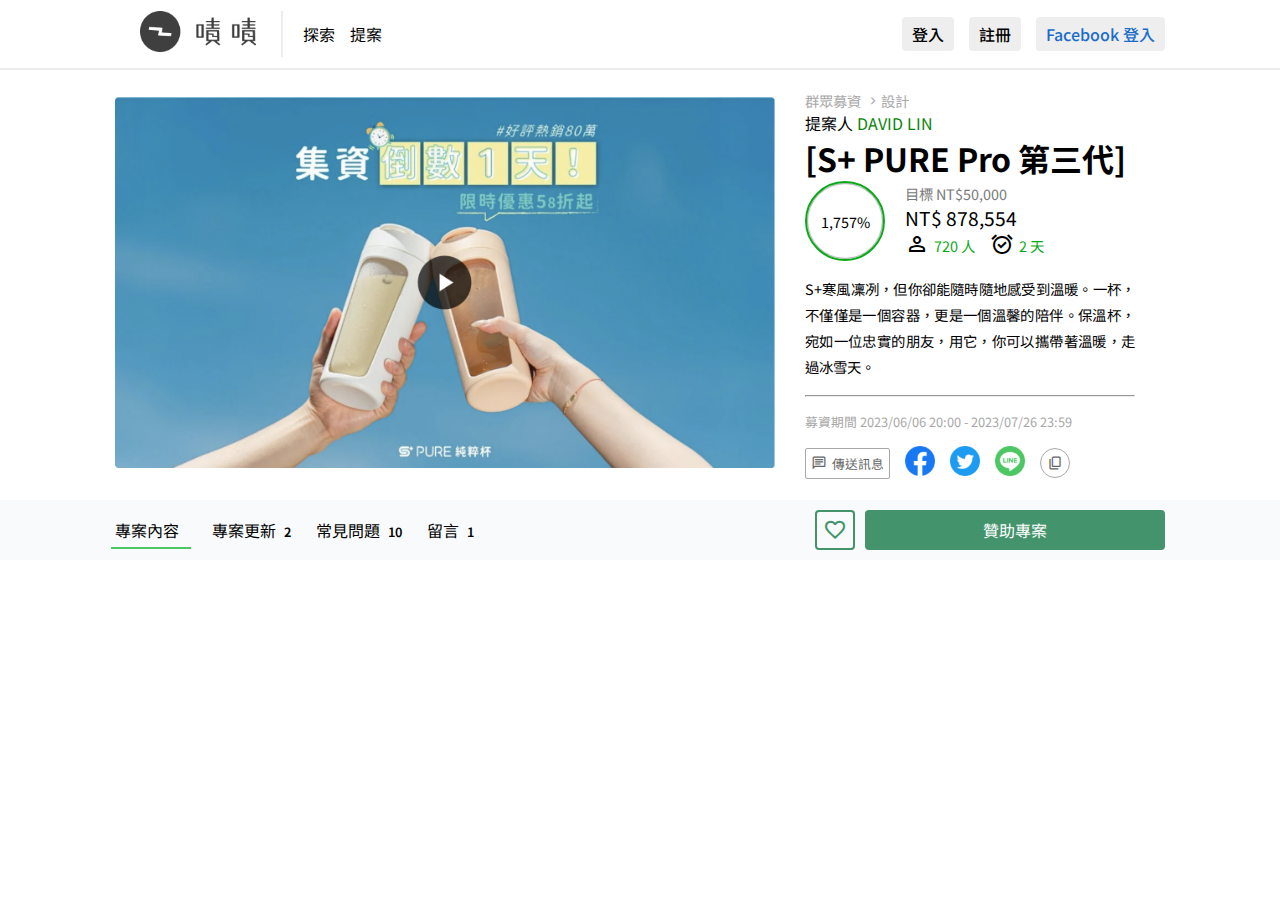
<file: zeczec/index.html>
<!DOCTYPE html>
<html lang="en">
<head>
    <meta charset="UTF-8">
    <meta name="viewport" content="width=device-width, initial-scale=1.0">
    <title>ZECZEC</title>
    <link rel="preconnect" href="https://fonts.googleapis.com">
    <link rel="preconnect" href="https://fonts.gstatic.com" crossorigin>
    <link
        href="https://fonts.googleapis.com/css2?family=Noto+Sans+TC:wght@100;200;300;400;500;600;700;800;900&display=swap"
        rel="stylesheet">
    <link rel="stylesheet"
        href="https://fonts.googleapis.com/css2?family=Material+Symbols+Outlined:opsz,wght,FILL,GRAD@24,400,0,0" />
    <link rel="stylesheet"
        href="https://fonts.googleapis.com/css2?family=Material+Symbols+Outlined:opsz,wght,FILL,GRAD@20..48,100..700,0..1,-50..200" />
    <link rel="stylesheet" href="assets/css/reset.css">
    <link rel="stylesheet" href="assets/css/main.css">
</head>
<body>
    <div class="header">
        <div class="container">
            <div class="header-wrap">
                <div class="header-logo">
                    <img src="assets/images/logo.png" alt="">
                </div>
                <div class="header-menu">
                    <div class="header-menu-item">
                        <ul>
                            <li>
                                <a href="#">探索</a>
                            </li>
                            <li>
                                <a href="#">提案</a>
                            </li>
                        </ul>
                    </div>
                    <div class="header-menu-button">
                        <div class="menu-button-wrap">
                            <a href="#">登入</a>
                            <a href="#">註冊</a>
                            <a href="#" class="active">Facebook 登入</a>
                        </div>
                    </div>
                </div>
            </div>
        </div>
    </div>
    <div class="proudct-information">
        <div class="container">
            <div class="product-information-wrap">
                <div class="product-information-video">
                    <img src="assets/images/banner.png" alt="">
                </div>
                <div class="product-information-text">
                    <ul class="category-nav">
                        <li>
                            <a href="#">群眾募資</a>
                        </li>
                        <li>
                            <a href="#">設計</a>
                        </li>
                    </ul>
                    <div>
                        <span>提案人</span>
                        <span class="author-name">DAVID LIN</span>
                    </div>
                    <h1 class="product-name">[S+ PURE Pro 第三代]</h1>
                    <div class="project-process">
                        <div>
                            <div class="goal-percentage">1,757%</div>
                        </div>
                        <div class="process-info">
                            <div class="project-goal">目標 NT$50,000</div>
                            <div class="project-current">NT$ 878,554</div>
                            <div class="project-count">
                                <div class="project-count-item">
                                    <span>
                                        <span class="material-symbols-outlined">person</span>
                                    </span>
                                    <span>720 人</span>
                                </div>
                                <div class="project-count-item">
                                    <span>
                                        <span class="material-symbols-outlined">alarm_on</span>
                                    </span>
                                    <span>2 天</span>
                                </div>
                            </div>
                        </div>
                    </div>
                    <div class="project-description">
                        S+寒風凜冽，但你卻能隨時隨地感受到溫暖。一杯，不僅僅是一個容器，更是一個溫馨的陪伴。保溫杯，宛如一位忠實的朋友，用它，你可以攜帶著溫暖，走過冰雪天。
                    </div>
                    <hr class="line">
                    <div class="project-run-range">
                        募資期間 2023/06/06 20:00 - 2023/07/26 23:59
                    </div>
                    <div class="share-item">
                        <span>
                            <a href="#" class="send-message">
                                <span class="material-symbols-outlined">chat</span>
                                <span>傳送訊息</span>
                            </a>
                        </span>
                        <span>
                            <a href="#">
                                <img src="assets/images/facebook.png" alt="">
                            </a>
                        </span>
                        <span>
                            <a href="#">
                                <img src="assets/images/twitter.png" alt="">
                            </a>
                        </span>
                        <span>
                            <a href="#">
                                <img src="assets/images/line.png" alt="">
                            </a>
                        </span>
                        <span>
                            <a href="#" class="copy-icon">
                                <span class="material-symbols-outlined">content_copy</span>
                            </a>
                        </span>
                    </div>
                </div>
            </div>
        </div>
    </div>
    <div class="main-nav-block">
        <div class="container">
            <div class="main-nav-wrap">
                <div class="page-tab">
                    <ul class="tabs">
                        <li class="active">
                            <a href="#">專案內容</a>
                        </li>
                        <li>
                            <a href="#" data-count="2">專案更新</a>
                        </li>
                        <li>
                            <a href="#" data-count="10">常見問題</a>
                        </li>
                        <li>
                            <a href="#" data-count="1">留言</a>
                        </li>
                    </ul>
                </div>
                <div class="donate-wrap">
                    <a href="#" class="like-btn">
                        <span class="material-symbols-outlined">
                            favorite
                        </span>
                    </a>
                    <a href="#" class="donate-btn">贊助專案</a>
                </div>
            </div>
        </div>
    </div>
</body>

<script>
    let tabs = document.querySelector('.tabs');
    tabs.addEventListener('click', (e) => {
        e.preventDefault();
        let el = e.target;

        if (el.tagName == 'A') {
            el = el.parentNode;
        }

        if (el.tagName == 'LI') {
            resetTabsActive();
            el.classList.add('active')
        }
    });

    function resetTabsActive() {
        let items = tabs.querySelectorAll('li');
        items.forEach(el => {
            el.classList.remove('active');
        })
    }
</script>
</html>
</file>
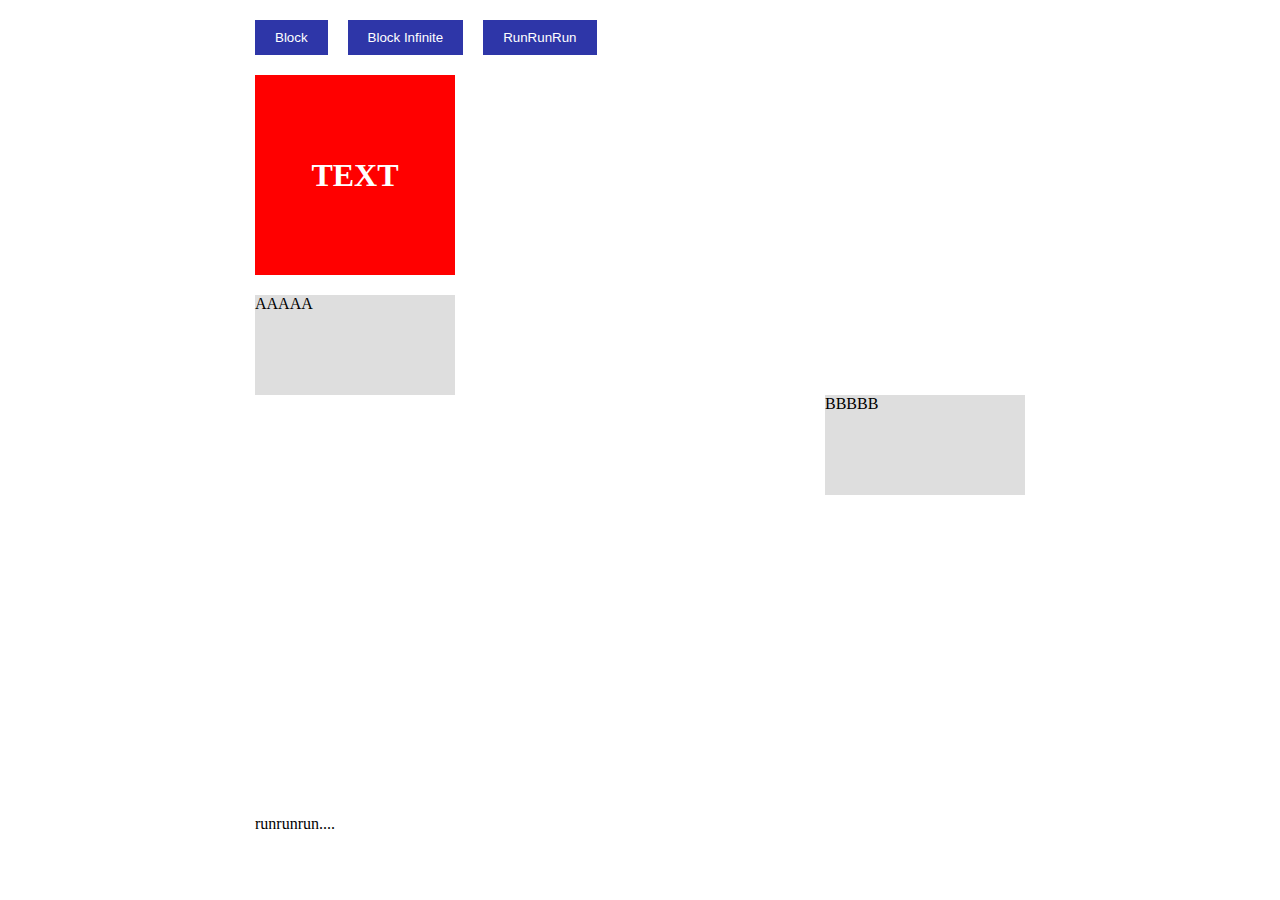
<file: animation.html>
<!DOCTYPE html>
<html lang="en">

<head>
    <meta charset="UTF-8">
    <meta http-equiv="X-UA-Compatible" content="IE=edge">
    <meta name="viewport" content="width=device-width, initial-scale=1.0">
    <title>Animation</title>
    <link rel="stylesheet" href="assets/css/reset.css">
    <link rel="stylesheet" href="assets/css/animation.css">
</head>

<body>
    <div class="container">
        <div class="fn">
            <button onclick="toggleBlock()">Block</button>
            <button onclick="toggleBlock('infinite')">Block Infinite</button>
            <button onclick="toggleRun()">RunRunRun</button>
        </div>
        <div class="wrap">
            <div class="block">
                TEXT
            </div>
        </div>
    </div>

    <div class="container">
        <div class="wrap">
            <div class="info-wrap">
                <div class="info-item t1">
                    AAAAA
                </div>
                <div class="info-item t2">
                    BBBBB
                </div>
            </div>
        </div>
    </div>

    <div class="container">
        <div class="wrap">
            <div class="runrunrun">
                runrunrun....
            </div>
        </div>
    </div>
</body>
<script>
    const blockEl = document.querySelector('.block');
    function toggleBlock(append) {
        if (blockEl.classList.contains('change-color')) {
            blockEl.classList.remove('change-color');
            blockEl.classList.remove(append);
        } else {
            blockEl.classList.add('change-color');
            blockEl.classList.add(append);
        }
    }

    const runEl = document.querySelector('.runrunrun');
    function toggleRun(append) {
        if (runEl.classList.contains('active')) {
            runEl.classList.remove('active');
        } else {
            runEl.classList.add('active');
        }
    }
</script>

</html>
</file>
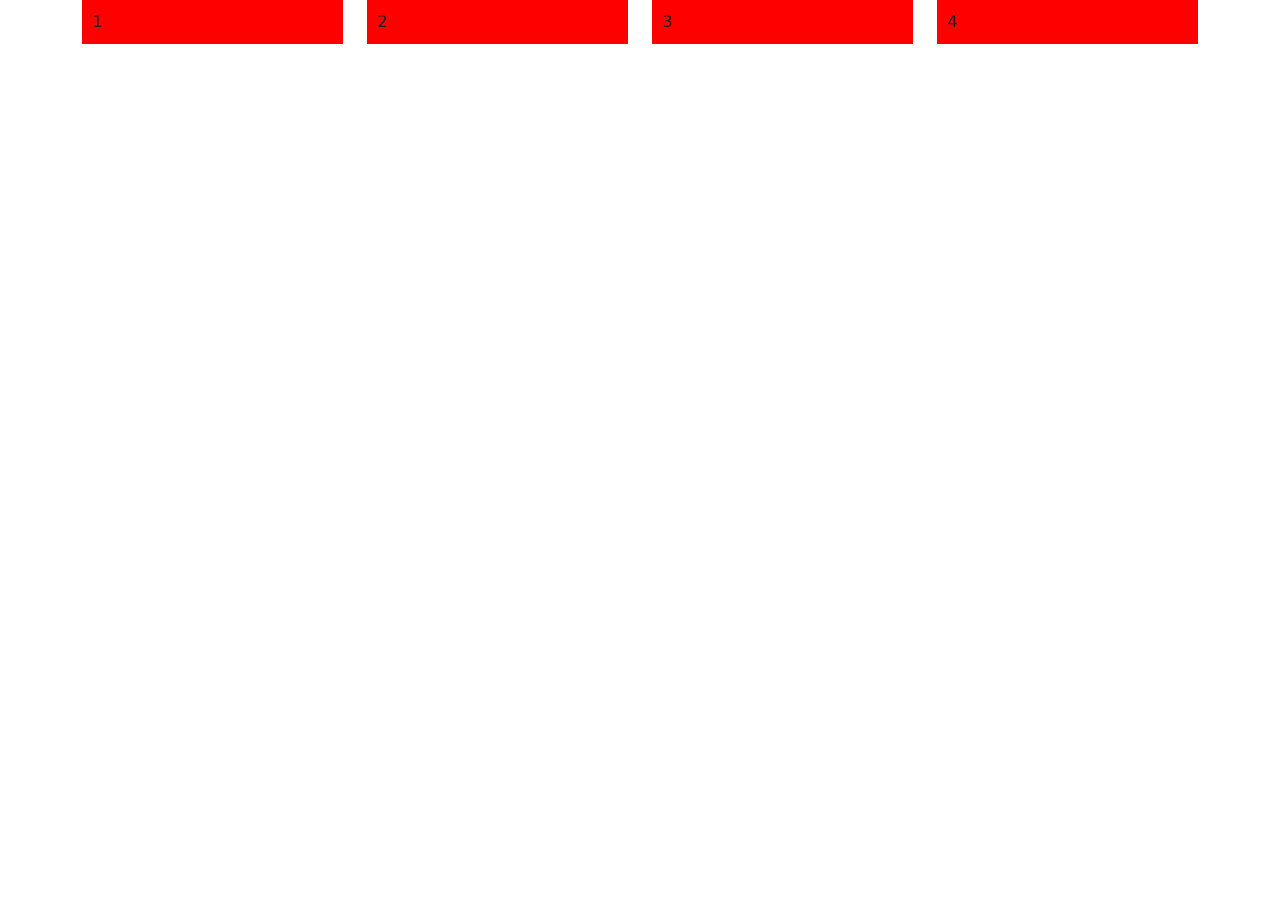
<file: bs_demo.html>
<!DOCTYPE html>
<html lang="en">
<head>
    <meta charset="UTF-8">
    <meta name="viewport" content="width=device-width, initial-scale=1.0">
    <title>Bootstrap</title>
    <link rel="stylesheet" href="https://cdn.jsdelivr.net/npm/bootstrap@5.3.2/dist/css/bootstrap.min.css">
    <style>
        .col-item {
            padding: 10px;
            background: red;
        }
    </style>
</head>
<body>
    <div class="container">
        <div class="row custom">
            <div class="col-6 col-sm">
                <div class="col-item">1</div>
            </div>
            <div class="col-6 col-sm">
                <div class="col-item">2</div>
            </div>
            <div class="col-6 col-sm">
                <div class="col-item">3</div>
            </div>
            <div class="col-6 col-sm">
                <div class="col-item">4</div>
            </div>
        </div>
    </div>
</body>
<script src="https://cdn.jsdelivr.net/npm/bootstrap@5.3.2/dist/js/bootstrap.bundle.min.js"></script>
</html>
</file>
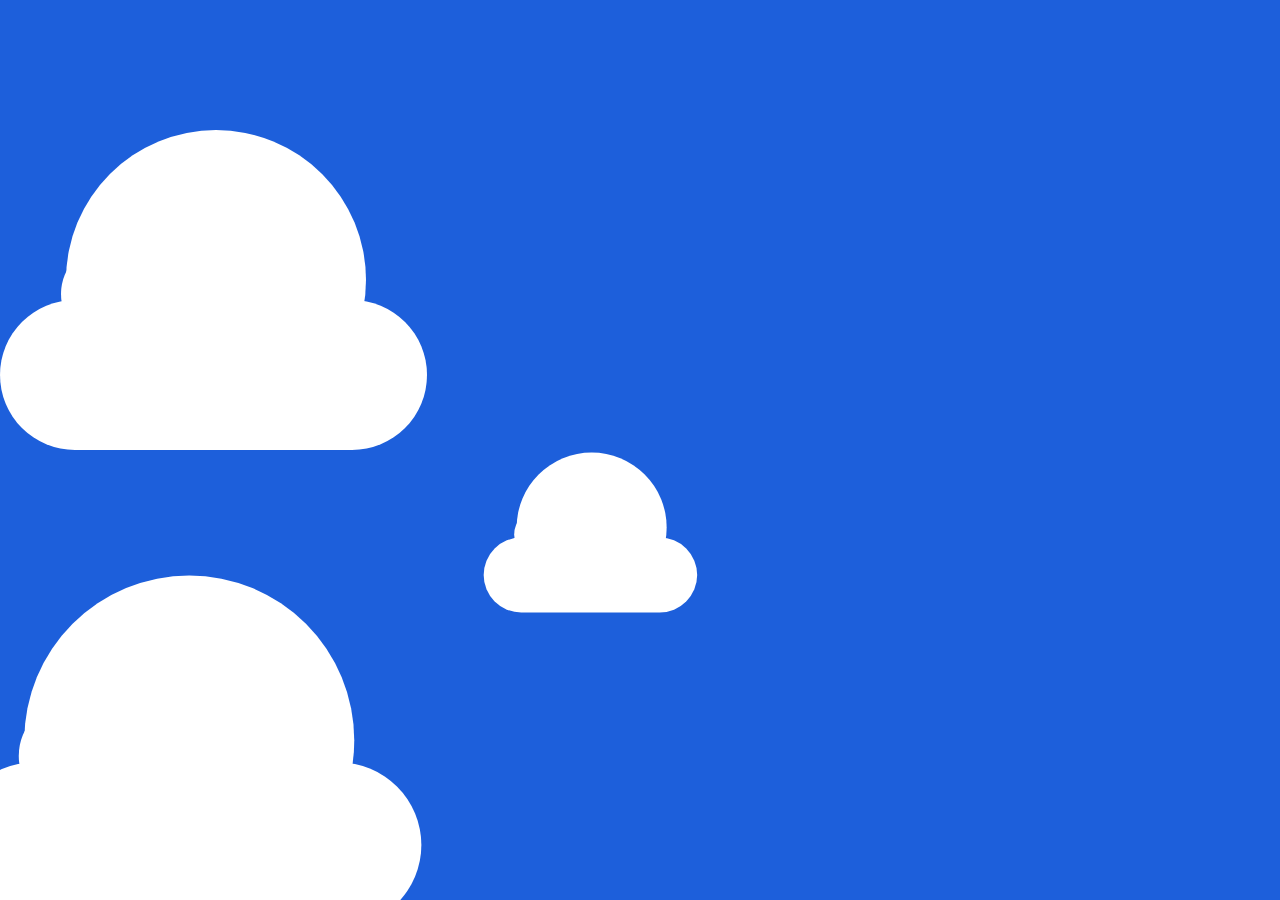
<file: cloud.html>
<!DOCTYPE html>
<html lang="en">

<head>
    <meta charset="UTF-8">
    <meta http-equiv="X-UA-Compatible" content="IE=edge">
    <meta name="viewport" content="width=device-width, initial-scale=1.0">
    <title>Cloud</title>
    <link rel="stylesheet" href="assets/css/reset.css">
    <link rel="stylesheet" href="assets/css/cloud.css">
</head>

<body>
    <div class="bg">
        <div class="cloud"></div>
        <div class="cloud"></div>
        <div class="cloud"></div>
    </div>
</body>

</html>
</file>
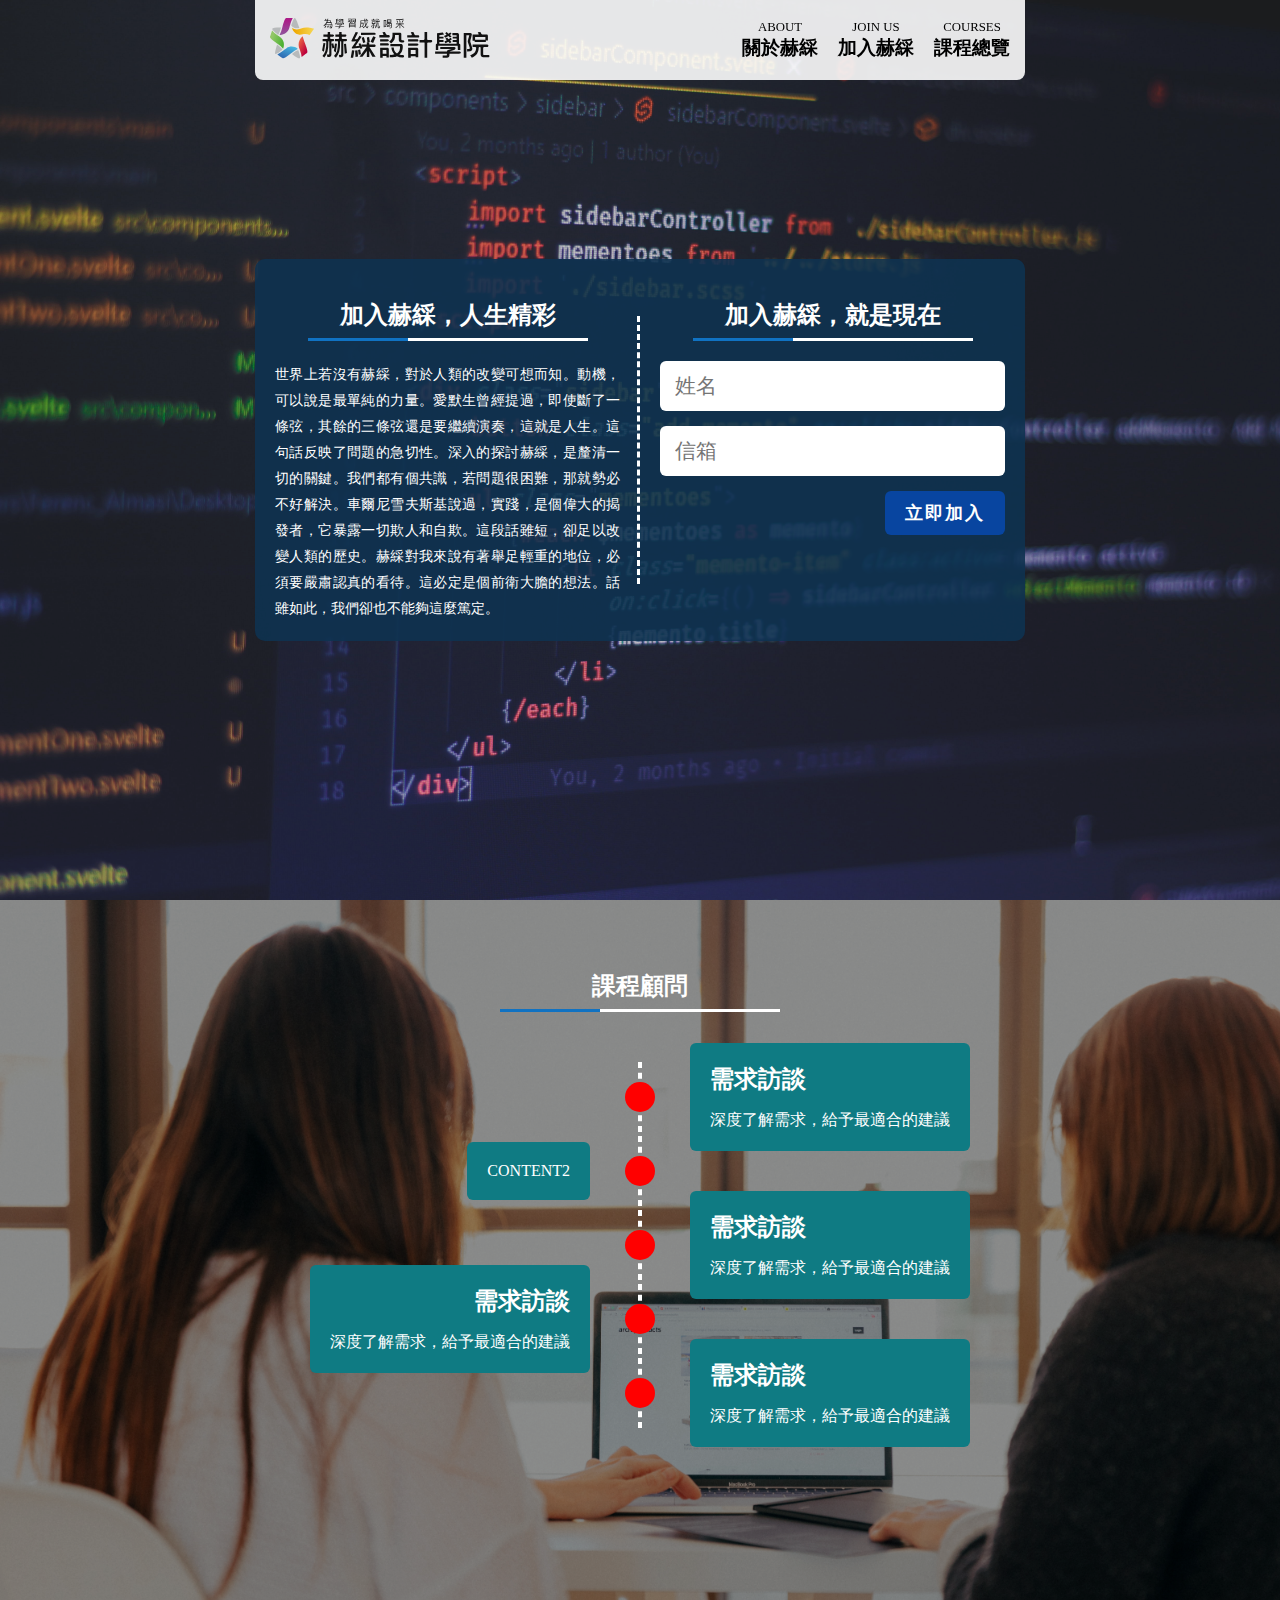
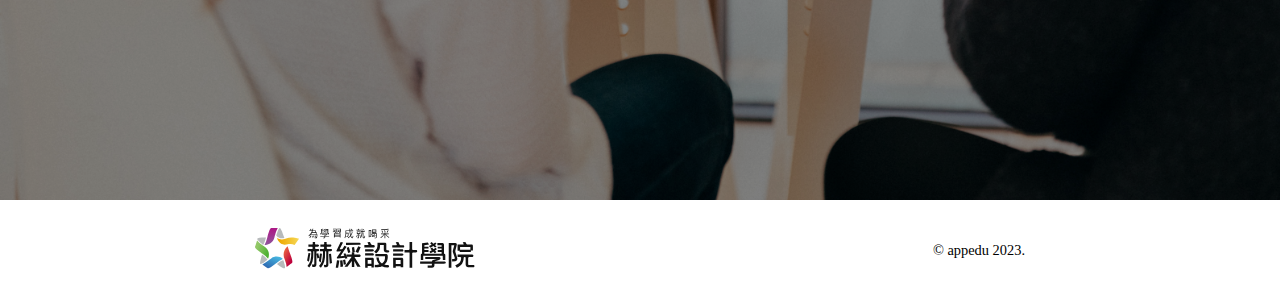
<file: one_page.html>
<!DOCTYPE html>
<html lang="en">
<head>
    <meta charset="UTF-8">
    <meta name="viewport" content="width=device-width, initial-scale=1.0">
    <title>One Page</title>
    <link rel="stylesheet" href="assets/css/reset.css">
    <link rel="stylesheet" href="assets/css/one_page.css">

</head>
<body>
    <header class="header">
        <div class="container">
            <div class="header-row">
                <div class="logo">
                    <img src="assets/images/one_page/logo.svg" alt="LOGO">
                </div>
                <div class="menu">
                    <ul>
                        <li>
                            <a href="#">
                                <div class="en">About</div>
                                <div class="zh">關於赫綵</div>
                            </a>
                        </li>
                        <li>
                            <a href="#">
                                <div class="en">Join Us</div>
                                <div class="zh">加入赫綵</div>
                            </a>
                        </li>
                        <li>
                            <a href="#">
                                <div class="en">Courses</div>
                                <div class="zh">課程總覽</div>
                            </a>
                        </li>
                    </ul>
                </div>
            </div>
        </div>

    </header>

    <div class="page p-1">
        <div class="container">
            <div class="page-position">
                 <div class="page-row">
                    <div class="left-side">
                        <h1 class="slogan">加入赫綵，人生精彩</h1>
                        <div class="content">
                            世界上若沒有赫綵，對於人類的改變可想而知。動機，可以說是最單純的力量。愛默生曾經提過，即使斷了一條弦，其餘的三條弦還是要繼續演奏，這就是人生。這句話反映了問題的急切性。深入的探討赫綵，是釐清一切的關鍵。我們都有個共識，若問題很困難，那就勢必不好解決。車爾尼雪夫斯基說過，實踐，是個偉大的揭發者，它暴露一切欺人和自欺。這段話雖短，卻足以改變人類的歷史。赫綵對我來說有著舉足輕重的地位，必須要嚴肅認真的看待。這必定是個前衛大膽的想法。話雖如此，我們卻也不能夠這麼篤定。
                        </div>
                    </div>
                    <div>
                        <h1 class="slogan">加入赫綵，就是現在</h1>
                        <div class="form-item">
                            <input type="text" placeholder="姓名">
                        </div>
                        <div class="form-item">
                            <input type="text" placeholder="信箱">
                        </div>
                        <div class="form-button">
                            <button>立即加入</button>
                        </div>
                    </div>
                    
                 </div>
            </div>
        </div>
    </div>

    <div class="page p-2">
        <h1 class="slogan">課程顧問</h1>
        <div class="flow">
            <div class="flow-item">
                <div class="item-circle"></div>
                <div class="item-content">
                    <h2>需求訪談</h2>
                    <div>深度了解需求，給予最適合的建議</div>
                    </div>
            </div>
            <div class="flow-item">
                <div class="item-circle"></div>
                <div class="item-content">CONTENT2</div>
            </div>
        <div class="flow-item">
            <div class="item-circle"></div>
            <div class="item-content">
                <h2>需求訪談</h2>
                <div>深度了解需求，給予最適合的建議</div>
            </div>
        </div><div class="flow-item">
            <div class="item-circle"></div>
            <div class="item-content">
                <h2>需求訪談</h2>
                <div>深度了解需求，給予最適合的建議</div>
            </div>
        </div><div class="flow-item">
            <div class="item-circle"></div>
            <div class="item-content">
                <h2>需求訪談</h2>
                <div>深度了解需求，給予最適合的建議</div>
            </div>
        </div>
    </div>
    </div>



    <footer class="footer">
      <div class="container">
        <div class="footer-row">
            <div class="logo">
                <img src="assets/images/one_page/logo.svg" alt="LOGO">
            </div>
            <div class="copyright">
                &copy; appedu 2023.
            </div>
        </div>
      </div>
    </footer>
</body>
</html>
</file>
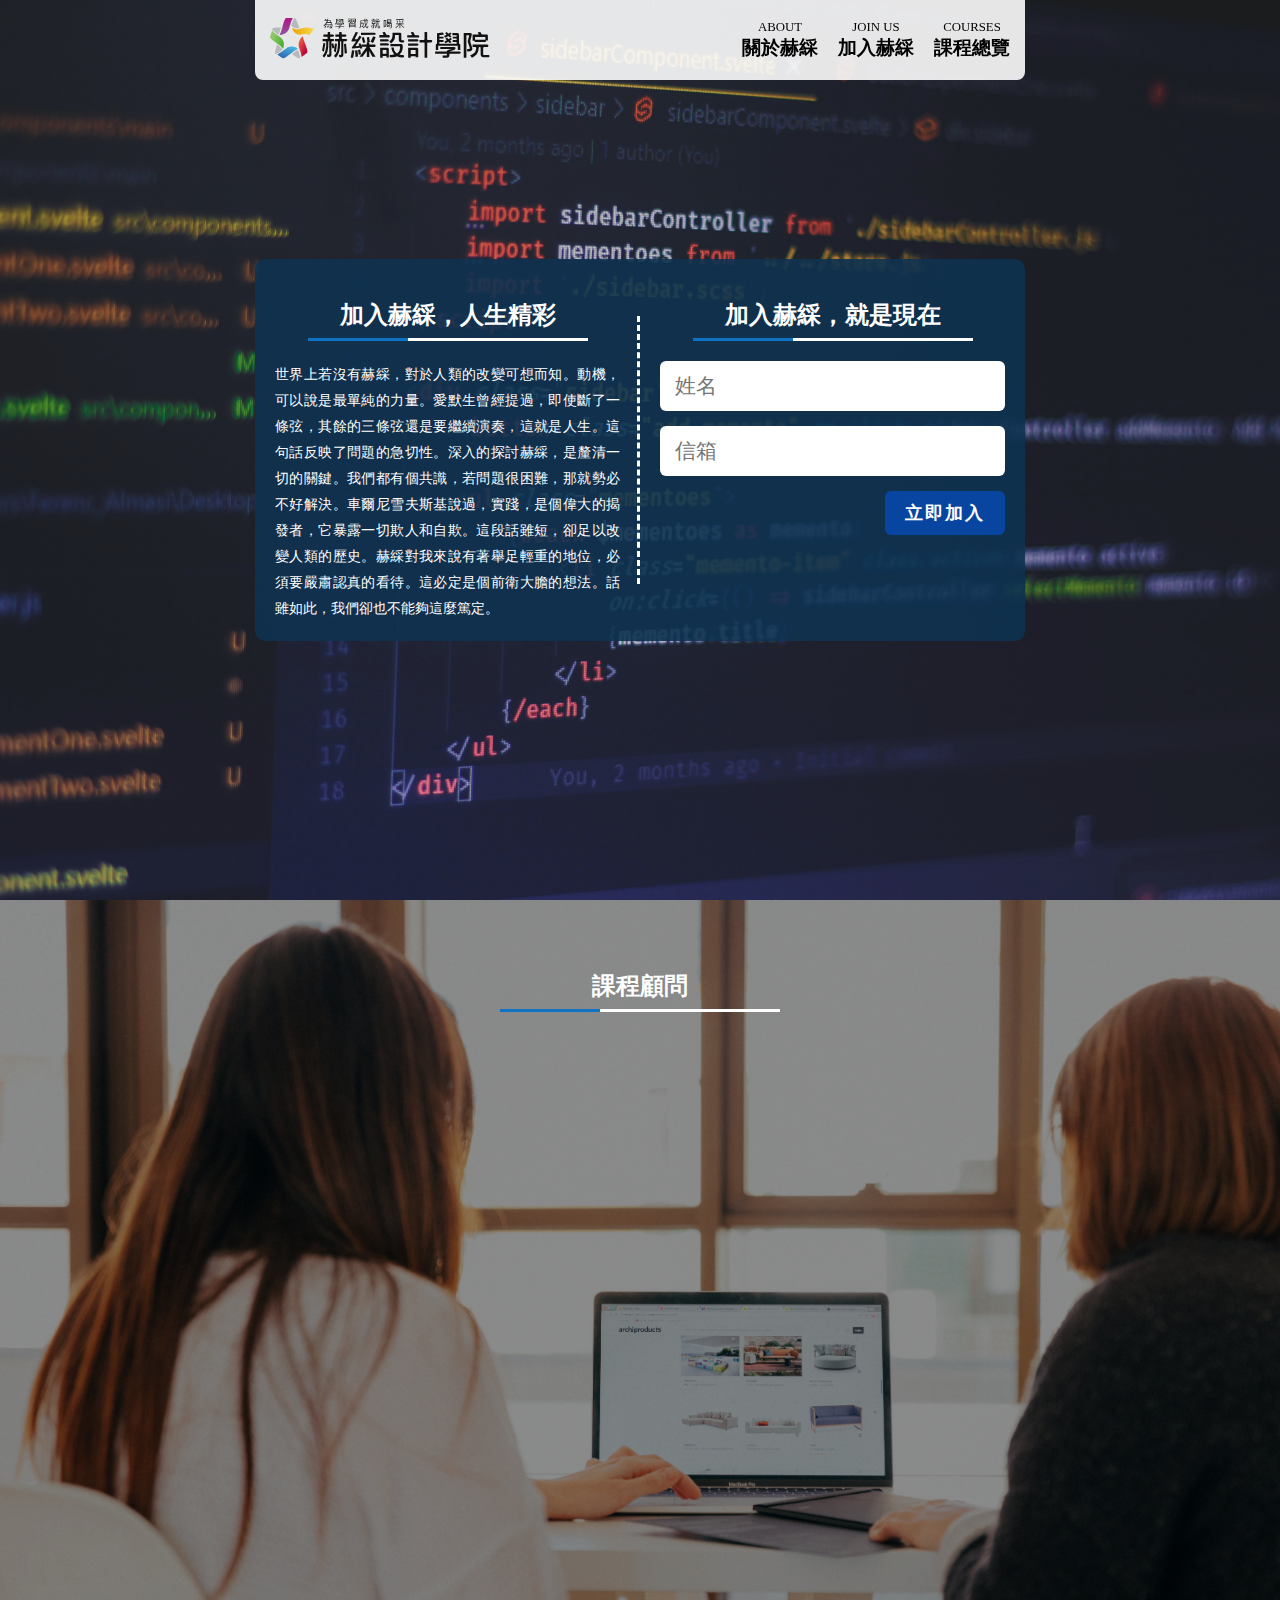
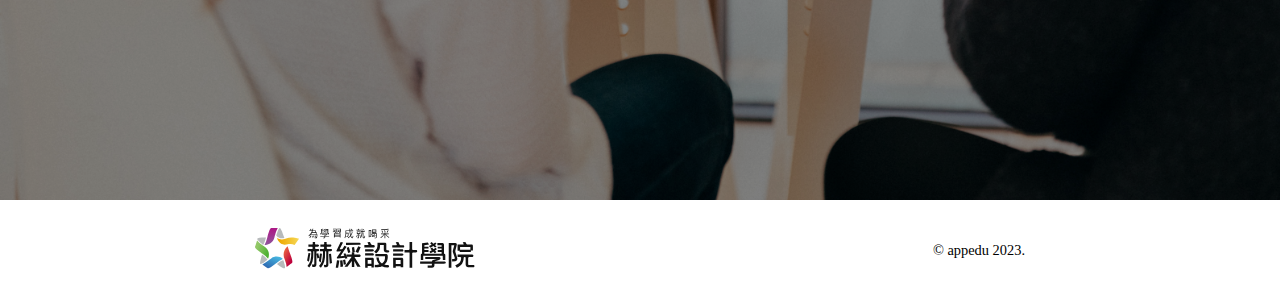
<file: one_page_animate.html>
<!DOCTYPE html>
<html lang="en">
<head>
    <meta charset="UTF-8">
    <meta name="viewport" content="width=device-width, initial-scale=1.0">
    <title>One Page</title>
    <link rel="stylesheet" href="https://cdnjs.cloudflare.com/ajax/libs/animate.css/4.1.1/animate.min.css" />
    <link rel="stylesheet" href="assets/css/reset.css">
    <link rel="stylesheet" href="assets/css/one_page.css">

</head>
<body>
    <header class="header">
        <div class="container">
            <div class="header-row wow animate__animated animate__bounce">
                <div class="logo">
                    <img src="assets/images/one_page/logo.svg" alt="LOGO">
                </div>
                <div class="menu">
                    <ul>
                        <li>
                            <a href="#">
                                <div class="en">About</div>
                                <div class="zh">關於赫綵</div>
                            </a>
                        </li>
                        <li>
                            <a href="#">
                                <div class="en">Join Us</div>
                                <div class="zh">加入赫綵</div>
                            </a>
                        </li>
                        <li>
                            <a href="#">
                                <div class="en">Courses</div>
                                <div class="zh">課程總覽</div>
                            </a>
                        </li>
                    </ul>
                </div>
            </div>
        </div>

    </header>

    <div class="page p-1">
        <div class="container">
            <div class="page-position">
                 <div class="page-row wow animate__animated animate__bounce">
                    <div class="left-side">
                        <h1 class="slogan">加入赫綵，人生精彩</h1>
                        <div class="content">
                            世界上若沒有赫綵，對於人類的改變可想而知。動機，可以說是最單純的力量。愛默生曾經提過，即使斷了一條弦，其餘的三條弦還是要繼續演奏，這就是人生。這句話反映了問題的急切性。深入的探討赫綵，是釐清一切的關鍵。我們都有個共識，若問題很困難，那就勢必不好解決。車爾尼雪夫斯基說過，實踐，是個偉大的揭發者，它暴露一切欺人和自欺。這段話雖短，卻足以改變人類的歷史。赫綵對我來說有著舉足輕重的地位，必須要嚴肅認真的看待。這必定是個前衛大膽的想法。話雖如此，我們卻也不能夠這麼篤定。
                        </div>
                    </div>
                    <div>
                        <h1 class="slogan">加入赫綵，就是現在</h1>
                        <div class="form-item">
                            <input type="text" placeholder="姓名">
                        </div>
                        <div class="form-item">
                            <input type="text" placeholder="信箱">
                        </div>
                        <div class="form-button">
                            <button>立即加入</button>
                        </div>
                    </div>
                    
                 </div>
            </div>
        </div>
    </div>

    <div class="page p-2">
        <h1 class="slogan">課程顧問</h1>
        <div class="flow">
            <div class="flow-item wow animate__animated animate__bounce">
                <div class="item-circle"></div>
                <div class="item-content">
                    <h2>需求訪談</h2>
                    <div>深度了解需求，給予最適合的建議</div>
                    </div>
            </div>
            <div class="flow-item wow animate__animated animate__bounce">
                <div class="item-circle"></div>
                <div class="item-content">CONTENT2</div>
            </div>
        <div class="flow-item wow animate__animated animate__bounce">
            <div class="item-circle"></div>
            <div class="item-content">
                <h2>需求訪談</h2>
                <div>深度了解需求，給予最適合的建議</div>
            </div>
        </div><div class="flow-item wow animate__animated animate__bounce">
            <div class="item-circle"></div>
            <div class="item-content">
                <h2>需求訪談</h2>
                <div>深度了解需求，給予最適合的建議</div>
            </div>
        </div><div class="flow-item wow animate__animated animate__bounce">
            <div class="item-circle"></div>
            <div class="item-content">
                <h2>需求訪談</h2>
                <div>深度了解需求，給予最適合的建議</div>
            </div>
        </div>
    </div>
    </div>



    <footer class="footer">
      <div class="container">
        <div class="footer-row">
            <div class="logo">
                <img src="assets/images/one_page/logo.svg" alt="LOGO">
            </div>
            <div class="copyright">
                &copy; appedu 2023.
            </div>
        </div>
      </div>
    </footer>
</body>
<script src="assets/js/wow.min.js"></script>
<script>
new WOW().init();
</script>
</html>
</file>
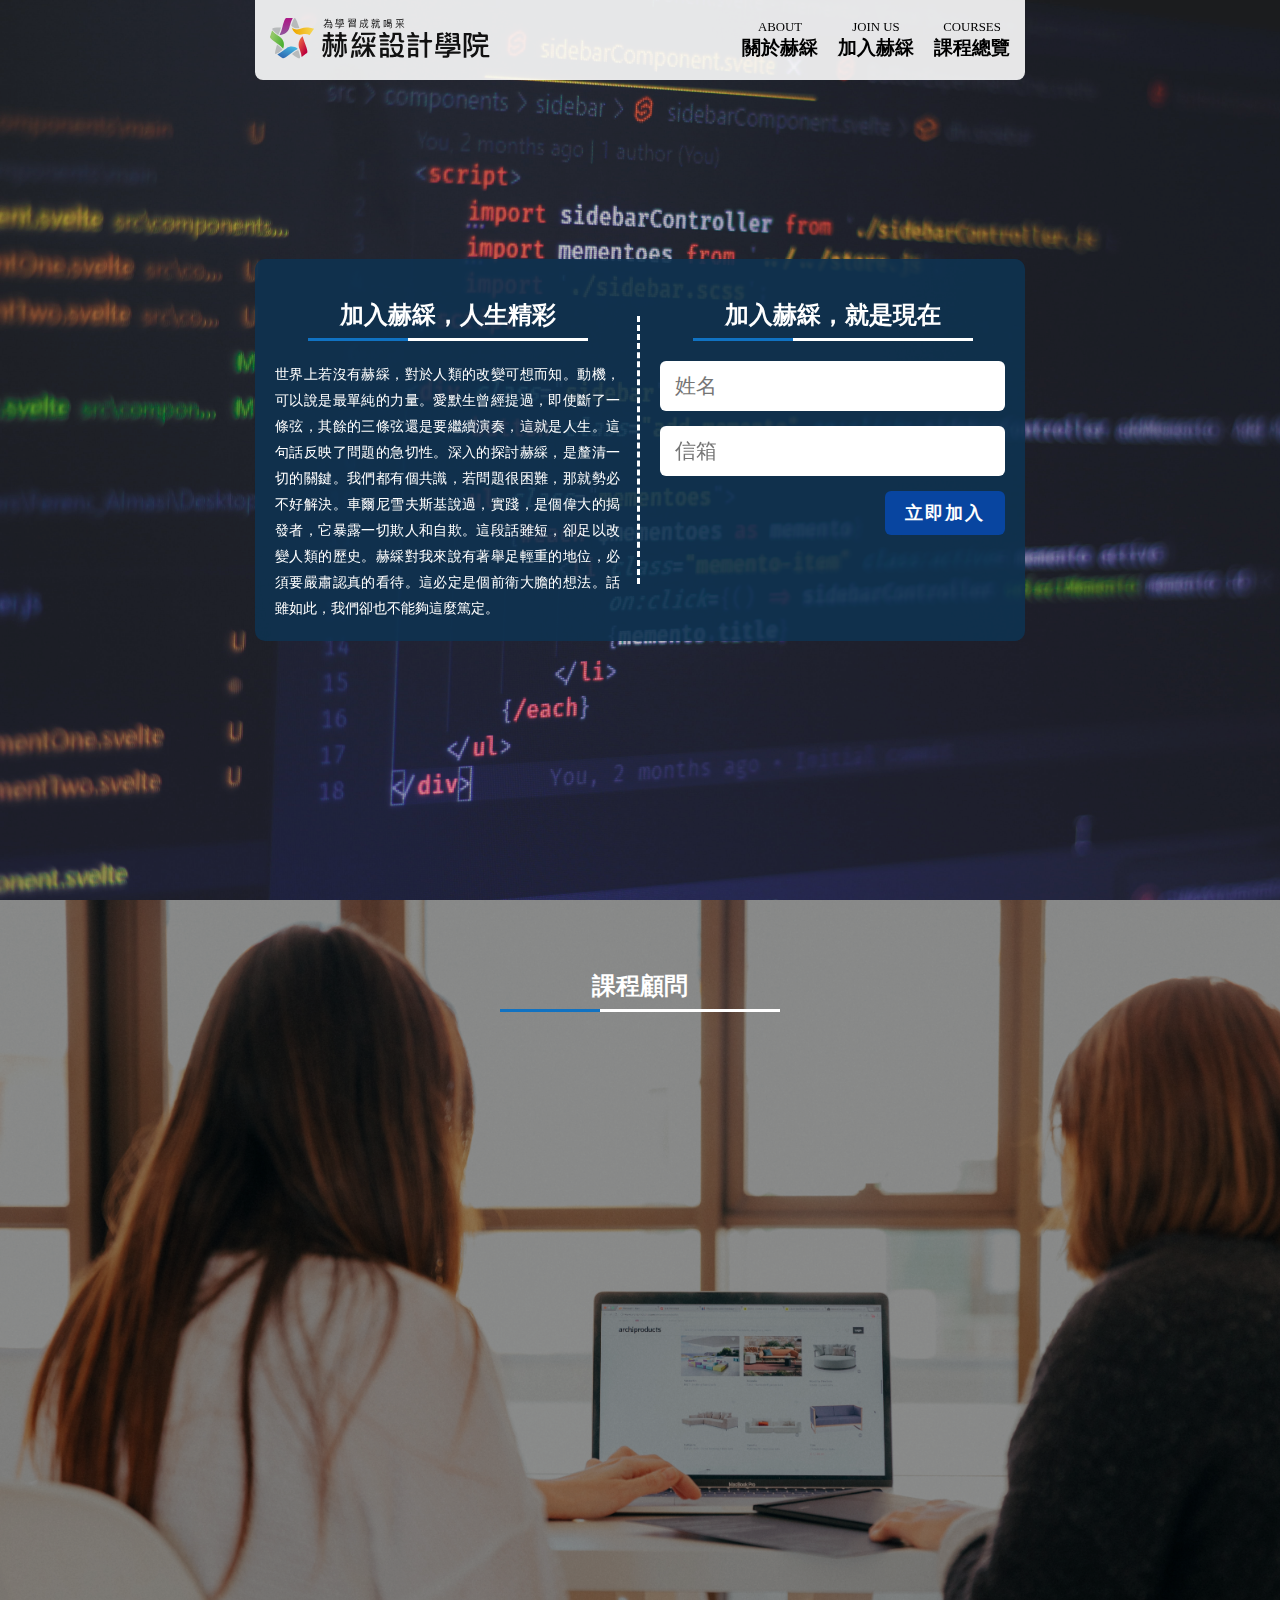
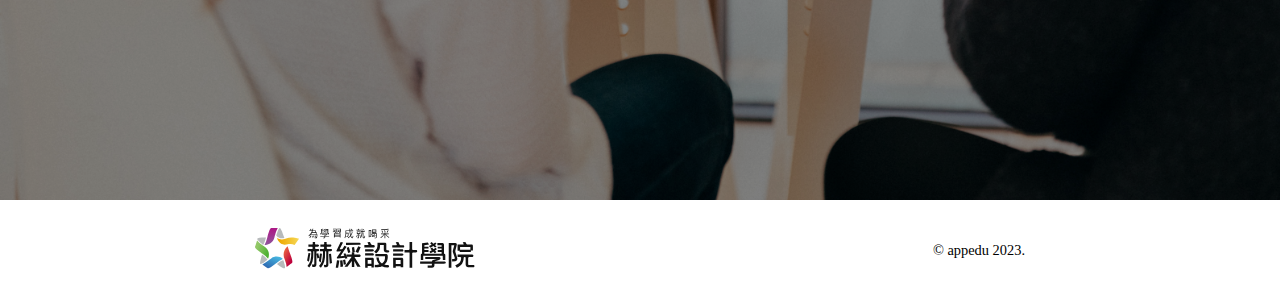
<file: one_page_aos.html>
<!DOCTYPE html>
<html lang="en">
<head>
    <meta charset="UTF-8">
    <meta name="viewport" content="width=device-width, initial-scale=1.0">
    <title>One Page</title>
    <link href="https://unpkg.com/aos@2.3.1/dist/aos.css" rel="stylesheet">
    <link rel="stylesheet" href="assets/css/reset.css">
    <link rel="stylesheet" href="assets/css/one_page.css">

</head>
<body>
    <header class="header">
        <div class="container">
            <div class="header-row" data-aos="fade-up">
                <div class="logo">
                    <img src="assets/images/one_page/logo.svg" alt="LOGO">
                </div>
                <div class="menu">
                    <ul>
                        <li>
                            <a href="#">
                                <div class="en">About</div>
                                <div class="zh">關於赫綵</div>
                            </a>
                        </li>
                        <li>
                            <a href="#">
                                <div class="en">Join Us</div>
                                <div class="zh">加入赫綵</div>
                            </a>
                        </li>
                        <li>
                            <a href="#">
                                <div class="en">Courses</div>
                                <div class="zh">課程總覽</div>
                            </a>
                        </li>
                    </ul>
                </div>
            </div>
        </div>

    </header>

    <div class="page p-1">
        <div class="container">
            <div class="page-position">
                 <div class="page-row" data-aos="fade-down">
                    <div class="left-side">
                        <h1 class="slogan">加入赫綵，人生精彩</h1>
                        <div class="content">
                            世界上若沒有赫綵，對於人類的改變可想而知。動機，可以說是最單純的力量。愛默生曾經提過，即使斷了一條弦，其餘的三條弦還是要繼續演奏，這就是人生。這句話反映了問題的急切性。深入的探討赫綵，是釐清一切的關鍵。我們都有個共識，若問題很困難，那就勢必不好解決。車爾尼雪夫斯基說過，實踐，是個偉大的揭發者，它暴露一切欺人和自欺。這段話雖短，卻足以改變人類的歷史。赫綵對我來說有著舉足輕重的地位，必須要嚴肅認真的看待。這必定是個前衛大膽的想法。話雖如此，我們卻也不能夠這麼篤定。
                        </div>
                    </div>
                    <div>
                        <h1 class="slogan">加入赫綵，就是現在</h1>
                        <div class="form-item">
                            <input type="text" placeholder="姓名">
                        </div>
                        <div class="form-item">
                            <input type="text" placeholder="信箱">
                        </div>
                        <div class="form-button">
                            <button>立即加入</button>
                        </div>
                    </div>
                    
                 </div>
            </div>
        </div>
    </div>

    <div class="page p-2">
        <h1 class="slogan">課程顧問</h1>
        <div class="flow">
            <div class="flow-item" data-aos="fade-left">
            <div class="item-circle"></div>
            <div class="item-content">
                    <h2>需求訪談</h2>
                    <div>深度了解需求，給予最適合的建議</div>
                    </div>
            </div>
            <div class="flow-item" data-aos="fade-right">
                <div class="item-circle"></div>
                <div class="item-content">CONTENT2</div>
            </div>
        <div class="flow-item" data-aos="fade-left">
            <div class="item-circle"></div>
            <div class="item-content">
                <h2>需求訪談</h2>
                <div>深度了解需求，給予最適合的建議</div>
            </div>
        </div><div class="flow-item" data-aos="fade-right">
            <div class="item-circle"></div>
            <div class="item-content">
                <h2>需求訪談</h2>
                <div>深度了解需求，給予最適合的建議</div>
            </div>
        </div><div class="flow-item" data-aos="fade-left">
            <div class="item-circle"></div>
            <div class="item-content">
                <h2>需求訪談</h2>
                <div>深度了解需求，給予最適合的建議</div>
            </div>
        </div>
    </div>
    </div>



    <footer class="footer">
      <div class="container">
        <div class="footer-row">
            <div class="logo">
                <img src="assets/images/one_page/logo.svg" alt="LOGO">
            </div>
            <div class="copyright">
                &copy; appedu 2023.
            </div>
        </div>
      </div>
    </footer>
</body>
<script src="https://unpkg.com/aos@2.3.1/dist/aos.js"></script>
<script>
    AOS.init();
  </script>
</html>
</file>
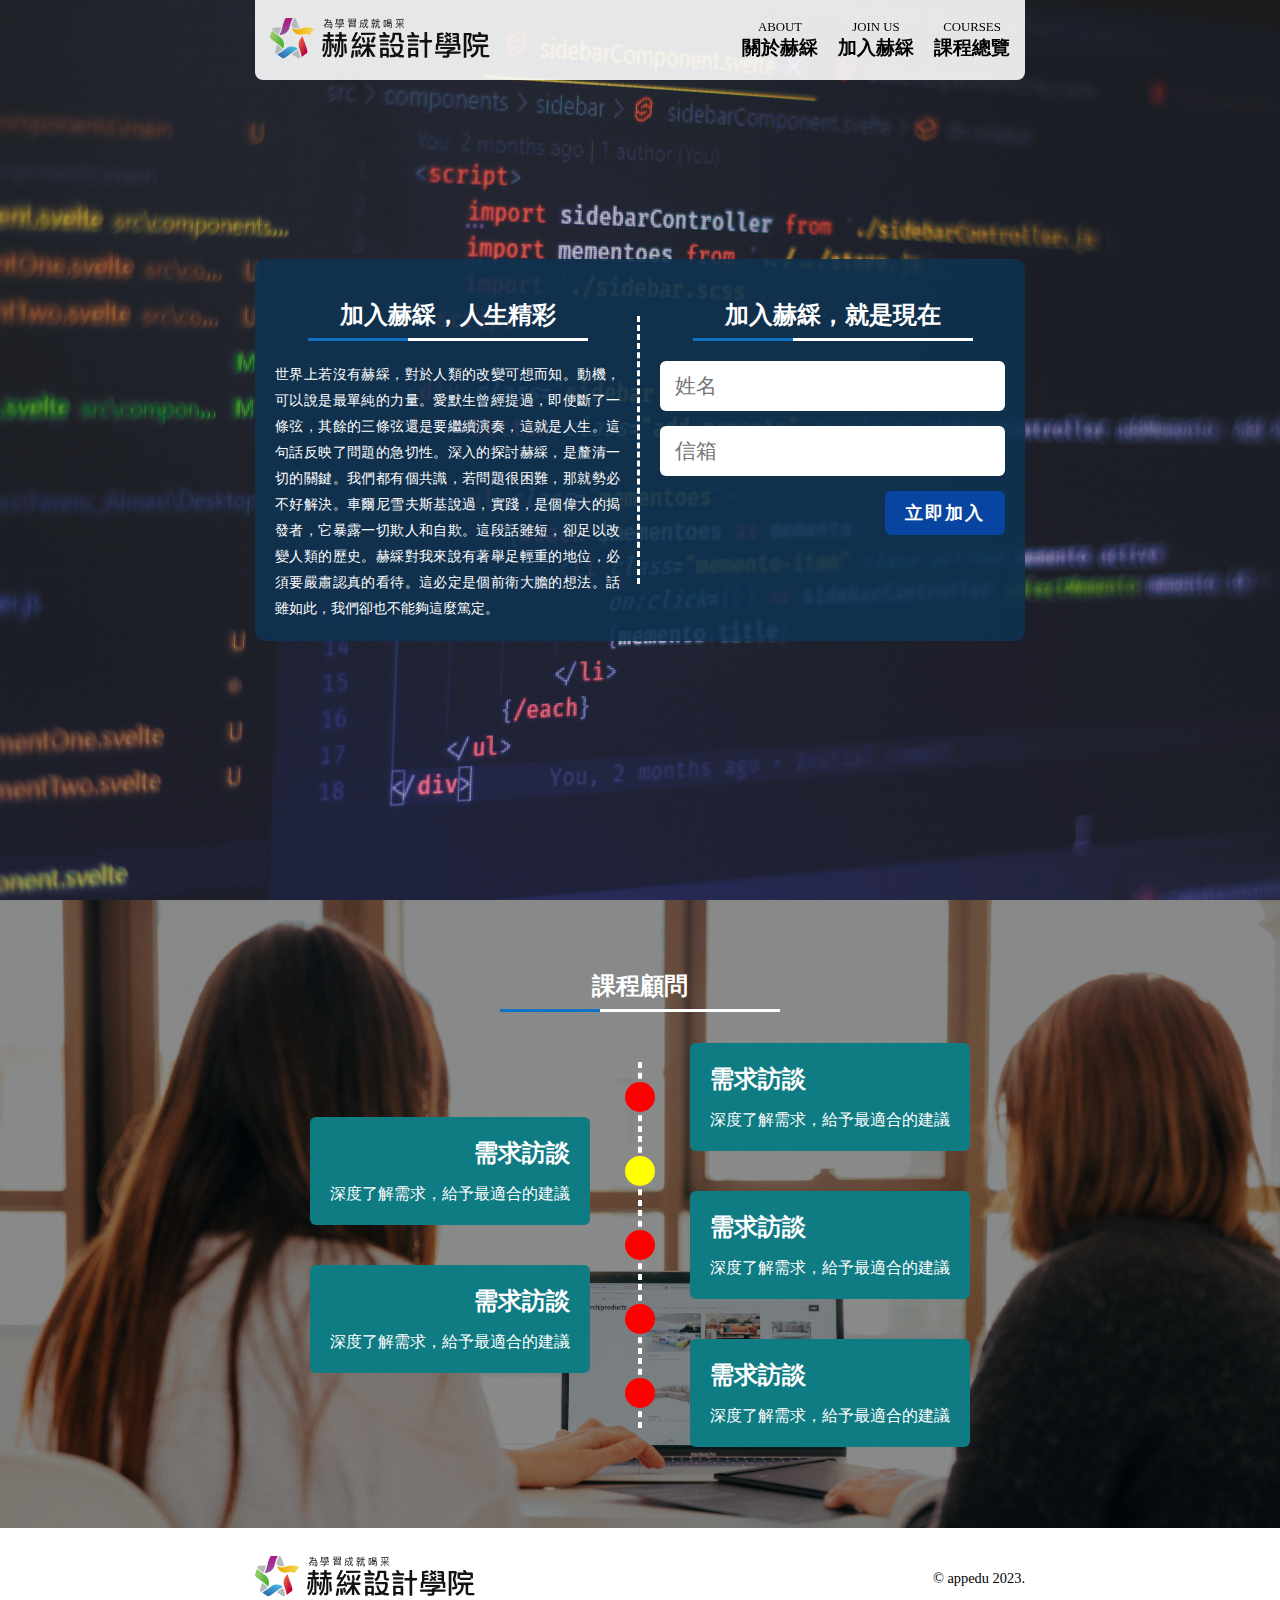
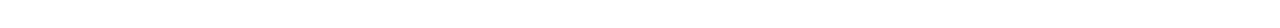
<file: one_page_rwd.html>
<!DOCTYPE html>
<html lang="en">

<head>
    <meta charset="UTF-8">
    <meta http-equiv="X-UA-Compatible" content="IE=edge">
    <meta name="viewport" content="width=device-width, initial-scale=1.0">
    <title>One Page</title>
    <link rel="stylesheet" href="assets/css/reset.css">
    <link rel="stylesheet" href="assets/css/one_page.css">
    <link rel="stylesheet" href="assets/css/one_page_rwd.css">
</head>

<body>
    <header class="header">
        <div class="container">
            <input type="checkbox" id="mobile-menu-trigger">
            <div class="header-row">
                <div class="logo">
                    <img src="assets/images/one_page/logo.svg" alt="LOGO">
                </div>
                <div class="menu">
                    <ul>
                        <li>
                            <a href="#">
                                <div class="en">About</div>
                                <div class="zh">關於赫綵</div>
                            </a>
                        </li>
                        <li>
                            <a href="#">
                                <div class="en">Join Us</div>
                                <div class="zh">加入赫綵</div>
                            </a>
                        </li>
                        <li>
                            <a href="#ccc">
                                <div class="en">Courses</div>
                                <div class="zh">課程總覽</div>
                            </a>
                        </li>
                    </ul>
                </div>
                <label for="mobile-menu-trigger" class="mobile-menu-switch">
                    <span></span>
                    <span></span>
                    <span></span>
                </label>
            </div>
        </div>
    </header>

    <div class="page p-1">
        <div class="container">
            <div class="page-position">
                <div class="page-row">
                    <div class="left-side">
                        <h1 class="slogan">加入赫綵，人生精彩</h1>
                        <div class="content">
                            世界上若沒有赫綵，對於人類的改變可想而知。動機，可以說是最單純的力量。愛默生曾經提過，即使斷了一條弦，其餘的三條弦還是要繼續演奏，這就是人生。這句話反映了問題的急切性。深入的探討赫綵，是釐清一切的關鍵。我們都有個共識，若問題很困難，那就勢必不好解決。車爾尼雪夫斯基說過，實踐，是個偉大的揭發者，它暴露一切欺人和自欺。這段話雖短，卻足以改變人類的歷史。赫綵對我來說有著舉足輕重的地位，必須要嚴肅認真的看待。這必定是個前衛大膽的想法。話雖如此，我們卻也不能夠這麼篤定。
                        </div>
                    </div>
                    <div>
                        <h1 class="slogan">加入赫綵，就是現在</h1>
                        <div class="form-item">
                            <input type="text" placeholder="姓名">
                        </div>
                        <div class="form-item">
                            <input type="text" placeholder="信箱">
                        </div>
                        <div class="form-button">
                            <button>立即加入</button>
                        </div>
                    </div>
                </div>
            </div>
        </div>
    </div>

    <div class="p-2" id="ccc">
        <h1 class="slogan">課程顧問</h1>
        <div class="flow">
            <div class="flow-item">
                <div class="item-circle"></div>
                <div class="item-content">
                    <h2>需求訪談</h2>
                    <div>深度了解需求，給予最適合的建議</div>
                </div>
            </div>
            <div class="flow-item">
                <div class="item-circle" style="background-color: yellow"></div>
                <div class="item-content">
                    <h2>需求訪談</h2>
                    <div>深度了解需求，給予最適合的建議</div>
                </div>
            </div>
            <div class="flow-item">
                <div class="item-circle"></div>
                <div class="item-content">
                    <h2>需求訪談</h2>
                    <div>深度了解需求，給予最適合的建議</div>
                </div>
            </div>
            <div class="flow-item">
                <div class="item-circle"></div>
                <div class="item-content">
                    <h2>需求訪談</h2>
                    <div>深度了解需求，給予最適合的建議</div>
                </div>
            </div>
            <div class="flow-item">
                <div class="item-circle"></div>
                <div class="item-content">
                    <h2>需求訪談</h2>
                    <div>深度了解需求，給予最適合的建議</div>
                </div>
            </div>
        </div>
    </div>

    <footer class="footer">
        <div class="container">
            <div class="footer-row">
                <div class="logo">
                    <img src="assets/images/one_page/logo.svg" alt="LOGO">
                </div>
                <div class="copyright">
                    &copy; appedu 2023.
                </div>
            </div>
        </div>
    </footer>
</body>

</html>
</file>
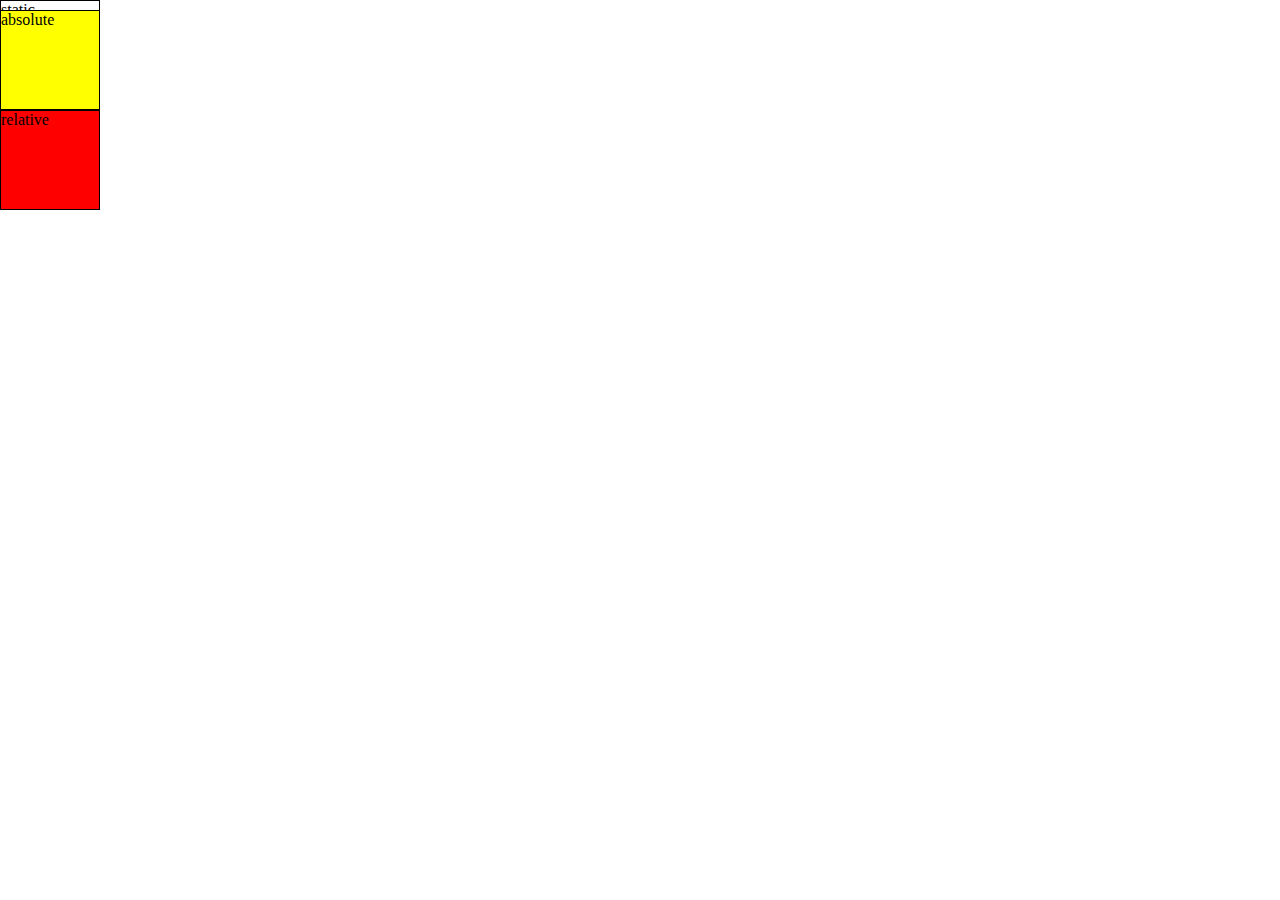
<file: position.html>
<!DOCTYPE html>
<html lang="en">
<head>
    <meta charset="UTF-8">
    <meta name="viewport" content="width=device-width, initial-scale=1.0">
    <title>position</title>
    <link rel="stylesheet" href="assets/css/reset.css">
    <link rel="stylesheet" href="assets/css/position.css">
</head>
<body>
    <div class="box static top">static</div>
    <div class="box relative top">relative</div>
    <div class="box absolute top">absolute</div>

</body>
</html>
</file>
<file: zeczec/assets/css/main.css>
:root {
    --header-h: 70px;
    --header-bg: rgb(255, 255, 255);
    --header-border-color: #ececec;
    --second-color: #a8a8a8;
}

html,
body {
    font-family: 'Noto Sans TC', sans-serif;
    font-size: 16px;
}

img {
    max-width: 100%;
}

.header {
    height: var(--header-h);
    background-color: var(--header-bg);
    border-bottom: 2px solid var(--header-border-color);
}

.header-wrap {
    height: 100%;
    display: flex;
    align-items: center;
    gap: 20px;
}

.header-logo {
    border-right: 2px solid var(--header-border-color);
    text-align: center;
}

.header-logo img {
    max-width: 70%;
}

.header-menu {
    height: 100%;
    display: flex;
    align-items: center;
    justify-content: space-between;
    flex: 1;
}

.header-menu-item ul {
    display: flex;
    align-items: center;
    gap: 15px;
}

.menu-button-wrap {
    display: flex;
    align-items: center;
    gap: 15px;
}

.menu-button-wrap a {
    padding: 5px 10px;
    background-color: #eeeeee;
    border-radius: 4px;
    font-weight: 500;
    transition: 0.5s;
}

.menu-button-wrap a:hover,
.menu-button-wrap a.active {
    color: rgb(25, 108, 202);
}

.proudct-information {
    margin: 20px auto;
}

.product-information-wrap {
    display: flex;
    align-items: center;
}

.product-information-video {
    flex: 2;
}

.product-information-text {
    flex: 1;
    padding: 0 30px;
}

.category-nav {
    display: flex;
    gap: 20px;
    color: var(--second-color);
    font-size: 0.9rem;
}

.category-nav li {
    position: relative;
}

.category-nav li::after {
    font-family: 'Material Symbols Outlined';
    content: "\e5cc";
    position: absolute;
    right: -19px;
    top: 2px;
}

.category-nav li:last-child::after {
    display: none;
}

.author-name {
    color: rgb(9, 133, 9);
}

.project-process {
    display: flex;
    gap: 20px;
    align-items: center;
}

.goal-percentage {
    display: flex;
    justify-content: center;
    align-items: center;
    width: 80px;
    height: 80px;
    border: 2px solid #09aa17;
    border-radius: 1000px;
    font-size: 0.9rem;
    box-shadow: 0 0 1px 1px inset #ababab;
}

.project-goal {
    font-size: 0.9rem;
    color: #7a7a7a;
}

.project-current {
    font-size: 1.2rem;
}

.project-count {
    display: flex;
    align-items: center;
    gap: 15px;
    font-size: 0.9rem;
}

.process-info {
    flex: 1;
}

.project-count-item {
    display: flex;
    align-items: center;
    gap: 5px;
}

.project-count-item>span:last-child {
    color: #09aa17;
}

.project-description {
    font-size: 0.9rem;
    line-height: 26px;
    margin: 15px auto;
    text-align: justify;
}

hr.line {
    border-color: var(--header-border-color);
}

.project-run-range {
    margin: 15px auto;
    color: var(--second-color);
    font-size: 0.8rem;
}

.share-item {
    color: #666666;
    font-size: 0.8rem;
    display: flex;
    gap: 15px;
    align-items: center;
}

.send-message {
    padding: 5px;
    border: 1px solid var(--second-color);
    display: flex;
    gap: 5px;
    align-items: center;
    border-radius: 2px;
}

.share-item .material-symbols-outlined {
    font-size: 16px;
}

.share-item img {
    max-width: 30px;
}

.copy-icon {
    display: inline-flex;
    align-items: center;
    justify-content: center;
    width: 30px;
    height: 30px;
    border: 1px solid var(--second-color);
    border-radius: 999px;
}

.main-nav-block {
    background-color: #f9fafb;
    height: 60px;
}

.main-nav-wrap {
    height: 100%;
    display: flex;
    align-items: center;
}

.main-nav-wrap .page-tab {
    flex: 2;
}

.page-tab .tabs {
    display: flex;
    gap: 25px;
}

.page-tab .tabs li {
    position: relative;
}

.page-tab .tabs li::after {
    content: "";
    position: absolute;
    bottom: -7px;
    left: -4px;
    width: 0;
    background: #4cc764;
    height: 2px;
    transition: 0.3s;
}

.page-tab .tabs li.active::after {
    width: calc(100% + 8px);
}

.page-tab .tabs li a::after {
    content: attr(data-count);
    font-size: 0.8rem;
    padding-left: 8px;
    font-weight: 600;
}

.main-nav-wrap .donate-wrap {
    flex: 1;
}

.donate-wrap {
    display: flex;
    align-items: center;
    gap: 10px;
}

.donate-wrap .like-btn {
    display: inline-flex;
    width: 40px;
    height: 40px;
    align-items: center;
    justify-content: center;
    border: 2px solid #43946c;
    border-radius: 4px;
    color: #43946c;
    transition: 0.3s;
}

.donate-wrap .like-btn:hover {
    border-color: #55b987;
    color: #55b987;
}

.donate-wrap .like-btn .material-symbols-outlined {
    color: inherit;
}

.donate-wrap .donate-btn {
    flex: 1;
    display: inline-flex;
    width: 100%;
    height: 40px;
    align-items: center;
    justify-content: center;
    background: #43946c;
    color: #fff;
    border-radius: 4px;
    transition: 0.3s;
}

.donate-wrap .donate-btn:hover {
    background-color: #55b987;
}
</file>
<file: assets/css/animation.css>
.wrap,
.fn {
    margin: 20px auto;
}

.fn {
    display: flex;
    gap: 20px;
}

.fn button {
    padding: 10px 20px;
    border: 0;
    background: #2e36a8;
    color: #fff;
    cursor: pointer;
}

.block {
    width: 200px;
    height: 200px;
    background: red;
    color: #fff;
    display: flex;
    align-items: center;
    justify-content: center;
    font-size: 2rem;
    font-weight: 800;
    animation-duration: 1s;
    position: relative;
}

.block.change-color {
    background: yellow;
    color: red;
    left: 200px;
    animation-name: change-color2;
}

.block.infinite {
    animation-iteration-count: infinite;
}


.block.property {
    transition-property: background-color;
}

.info-wrap {
    display: flex;
    flex-direction: column;
    gap: 20px;
    position: relative;
    height: 500px;
}

.info-item {
    width: 200px;
    height: 100px;
    background-color: #dedede;
    margin-bottom: 20px;
    transition: 1s;
}

.info-item.t1 {
    position: absolute;
    left: 0;
}

.info-item.t2 {
    position: absolute;
    top: 100px;
    right: 0;
    transition-delay: 1s;
}

.info-wrap.active .t1 {
    left: 50%;
}

.info-wrap.active .t2 {
    right: 50%;
}

.runrunrun {
    position: relative;
    left: 0;
}

.runrunrun.active {
    animation-name: runrunrun;
    animation-duration: 1s;
    animation-iteration-count: infinite;
    animation-direction: alternate;
    animation-fill-mode: both;
}

@keyframes runrunrun {
    0% {
        left: 0;
    }

    100% {
        left: 300px;
    }
}

@keyframes change-color {
    from {
        background: red;
        color: #fff;
        left: 0;
    }

    to {
        background: yellow;
        color: red;
        left: 200px;
    }
}

@keyframes change-color2 {
    0% {
        background: red;
        color: #fff;
        left: 0;
    }

    50% {
        transform: rotate(360deg);
    }

    100% {
        background: yellow;
        color: red;
        left: 200px;
    }
}
</file>
<file: assets/css/cloud.css>
.bg {
    width: 100%;
    height: 100vh;
    display: flex;
    background: rgb(29, 95, 219);
    position: relative;
    overflow: hidden;
}

.cloud {
    width: 500px;
    height: 150px;
    background: #fff;
    transform: translate(0px, 300px);
    border-radius: 5000px;
    position: relative;
    animation-name: fly;
    animation-duration: 3s;
    animation-iteration-count: infinite;
    animation-direction: alternate;
    animation-fill-mode: both;
}

.cloud::after {
    content: '';
    position: absolute;
    top: -56px;
    left: 61px;
    width: 100px;
    height: 100px;
    border-radius: 1000px;
    background: inherit
}

.cloud::before {
    content: '';
    position: absolute;
    top: -170px;
    right: 61px;
    width: 300px;
    height: 300px;
    border-radius: 1000px;
    background: inherit
}

.cloud:nth-child(2) {
    transform: scale(0.5) translate(-100px, 1000px);
    animation-duration: 1s;
}

.cloud:nth-child(3) {
    transform: scale(1.1) translate(-800px, 700px);
    animation-duration: 6s;
}

@keyframes fly {
    0% {
        left: 0;
        background-color: #fff;
    }

    100% {
        left: 100%;
        background-color: red;
    }
}
</file>
<file: assets/css/one_page.css>
body {
    background: #dedede;
}

.footer {
    background: white;
    height: 100px;
}

.footer-row {
    display: flex;
    align-items: center;
    justify-content: space-between;
    height: 100%;
}

.copyright {
    font-size: 0.9rem;
}

.header {
    position: fixed;
    width: 100%;
    height: 80px;
    z-index: 3;
}

.header-row {
    background: rgba(255, 255, 255, 0.89);
    height: 100%;
    display: flex;
    align-items: center;
    justify-content: space-between;
    padding-left: 15px;
    padding-right: 15px;
    border-bottom-left-radius: 8px;
    border-bottom-right-radius: 8px;
}

.header-row .menu ul {
    display: flex;
    gap: 20px;
}

.header-row .menu li {
    text-align: center;
    transition: 0.4s;
}

.header-row .menu li:hover {
    color: rgb(0, 195, 255);
}

.header-row .menu .en {
    font-size: 0.8rem;
    text-transform: uppercase;
}

.header-row .menu .zh {
    font-size: 1.2rem;
    font-weight: 700;
}

.page{
    height: 100vh;
}

.p-1 {
    background-color: rgb(63, 63, 63);
    background-image: url(../images/one_page/banner.jpeg);
    background-size: cover;
    position: relative;
}

.p-1::before {
    content: "";
    position: absolute;
    top: 0;
    left: 0;
    width: 100%;
    height: 100%;
    background: rgba(0, 0, 0, 0.116);
}

.p-1 .page-position {
    display: flex;
    align-items: center;
    height: 100%;
}

.p-1 .page-row {
    background: rgba(14, 50, 80, 0.9);
    width: 100%;
    display: flex;
    color: #fff;
    border-radius: 10px;
    min-height: 300px;
}

.p-1 .page-row>div {
    width: 50%;
    padding: 20px;
}

.slogan {
    font-size: 1.5rem;
    text-align: center;
    margin-top: 20px;
    margin-bottom: 20px;
    position: relative;
    padding-bottom: 10px;
}

.p-1 .page-row .left-side {
    position: relative;

}

.p-1 .page-row .left-side::after {
    content: '';
    position: absolute;
    width: 0;
    height: 70%;
    top: 15%;
    right: 0;
    border-right: 3px dashed #fff;
}

.slogan::after {
    content: "";
    position: absolute;
    bottom: 0;
    left: calc(50% - 140px);
    width: 0;
    height: 3px;
    border-left: 100px solid #1072c2;
    border-right: 180px solid #fff;
}

.content {
    line-height: 26px;
    font-size: 0.9rem;
    text-align: justify;
}

.form-item {
    margin-bottom: 15px;
}

.form-item input {
    width: 100%;
    height: 50px;
    border-radius: 6px;
    border: 0;
    outline: 0;
    padding-left: 15px;
    padding-right: 15px;
    font-size: 1.3rem;
}

.form-button {
    text-align: right;
}

.form-button button {
    padding: 10px 20px;
    border: 0;
    background: #0845a0;
    color: #fff;
    font-size: 1.1rem;
    font-weight: 700;
    letter-spacing: 2px;
    border-radius: 6px;
    cursor: pointer;
    transition: 0.4s;
}

.form-button button:hover {
    background: rgb(255, 59, 45);
}

.p-2 {
    padding-top: 50px;
    padding-bottom: 50px;
    background-image: url(../images/one_page/process.jpeg);
    background-size: cover;
    position: relative;
}

.p-2 .slogan {
    color: #fff;
}

.p-2::before {
    content: "";
    position: absolute;
    top: 0;
    left: 0;
    width: 100%;
    height: 100%;
    background: rgba(0, 0, 0, 0.445);
}

.flow {
    text-align: center;
    position: relative;
    z-index: 3;
    margin-top: 50px;
    margin-bottom: 50px;
}

.item-circle {
    --r: 30px;
    width: var(--r);
    height: var(--r);
    border-radius: var(--r);
    background-color: red;
    position: relative;
    z-index: 2;
}

.flow-item {
    display: flex;
    align-items: center;
    justify-content: center;
    position: relative;
    padding-top: 20px;
    padding-bottom: 20px;
    margin-bottom: 4px;
}

.flow-item::after {
    content: "";
    width: 0;
    position: absolute;
    top: 0;
    height: 100%;
    border: 2px dashed #fff;
}

.item-content {
    position: absolute;
    left: calc(50% + 50px);
    padding: 20px;
    background: #0f7b83;
    color: #fff;
    border-radius: 6px;
    text-align: left;
}

.item-content h2 {
    margin-bottom: 15px;
}

.flow-item:nth-child(even) .item-content {
    left: unset;
    right: calc(50% + 50px);
    text-align: right;

}
</file>
<file: assets/css/one_page_rwd.css>
.mobile-menu-switch {
    cursor: pointer;
    display: none;
}

.mobile-menu-switch span {
    width: 30px;
    height: 5px;
    background: rgb(73, 73, 73);
    display: block;
    margin-bottom: 5px;
    border-radius: 100px;
    transition: 0.4s;
}

.mobile-menu-switch span:last-child {
    margin-bottom: 0;
}

.mobile-menu-switch:hover span {
    background: rgb(235, 85, 27);
}

#mobile-menu-trigger {
    display: none;
}


@media screen and (max-width: 768px) {
    .header-row {
        position: relative;
    }

    .header-row .menu {
        position: absolute;
        top: -999em;
        left: 0;
        width: 100%;
        background: rgba(255, 255, 255, 0.89);
        border-bottom-left-radius: 8px;
        border-bottom-right-radius: 8px;
        padding-top: 20px;
        padding-bottom: 20px;
        transition-duration: 0.4s;
        transition-property: height;
        height: 0;
        overflow: hidden;
    }

    .header-row .menu ul {
        flex-direction: column;
    }

    .mobile-menu-switch {
        display: block;
    }

    #mobile-menu-trigger:checked~.header-row {
        border-bottom-left-radius: 0;
        border-bottom-right-radius: 0;
    }

    #mobile-menu-trigger:checked~.header-row .menu {
        top: 80px;
        height: 200px;
    }

    #mobile-menu-trigger:checked~.header-row .mobile-menu-switch span {
        background: rgb(235, 85, 27);
    }

    #mobile-menu-trigger:checked~.header-row .mobile-menu-switch span:first-child {
        transform: rotate(45deg) translate(3px, 5px);
    }

    #mobile-menu-trigger:checked~.header-row .mobile-menu-switch span:nth-child(2) {
        display: none;
    }

    #mobile-menu-trigger:checked~.header-row .mobile-menu-switch span:last-child {
        transform: rotate(-45deg) translate(2px, -4px);
    }

    .p-1 .page-row {
        flex-direction: column;
    }

    .p-1 .page-row>div {
        width: 100%;
    }

    .p-1 .page-row .left-side::after {
        top: unset;
        right: unset;
        bottom: 0;
        left: 20px;
        border-bottom: 3px dashed #fff;
        height: 3px;
        width: calc(100% - 40px);
    }

    .flow-item {
        padding-bottom: 80px;
        justify-content: flex-start;
        padding-left: 20px;
    }

    .flow-item .item-content {
        left: 60px;
        margin-right: 15px;
    }

    .flow-item:nth-child(even) .item-content {
        right: unset;
        left: 60px;
        text-align: left;
    }

    .item-circle {
        transform: translateX(-14px);
    }
}
</file>
<file: assets/css/position.css>
.box {
    width: 100px;
    height: 100px;
    border: 1px solid black;
}
.static {
    position: static;
}

.relative {
    position: relative;
    background-color: red;
}
.absolute {
    position: absolute;
    background-color: yellow;
}

.top {
    top: 10px;
}
</file>
